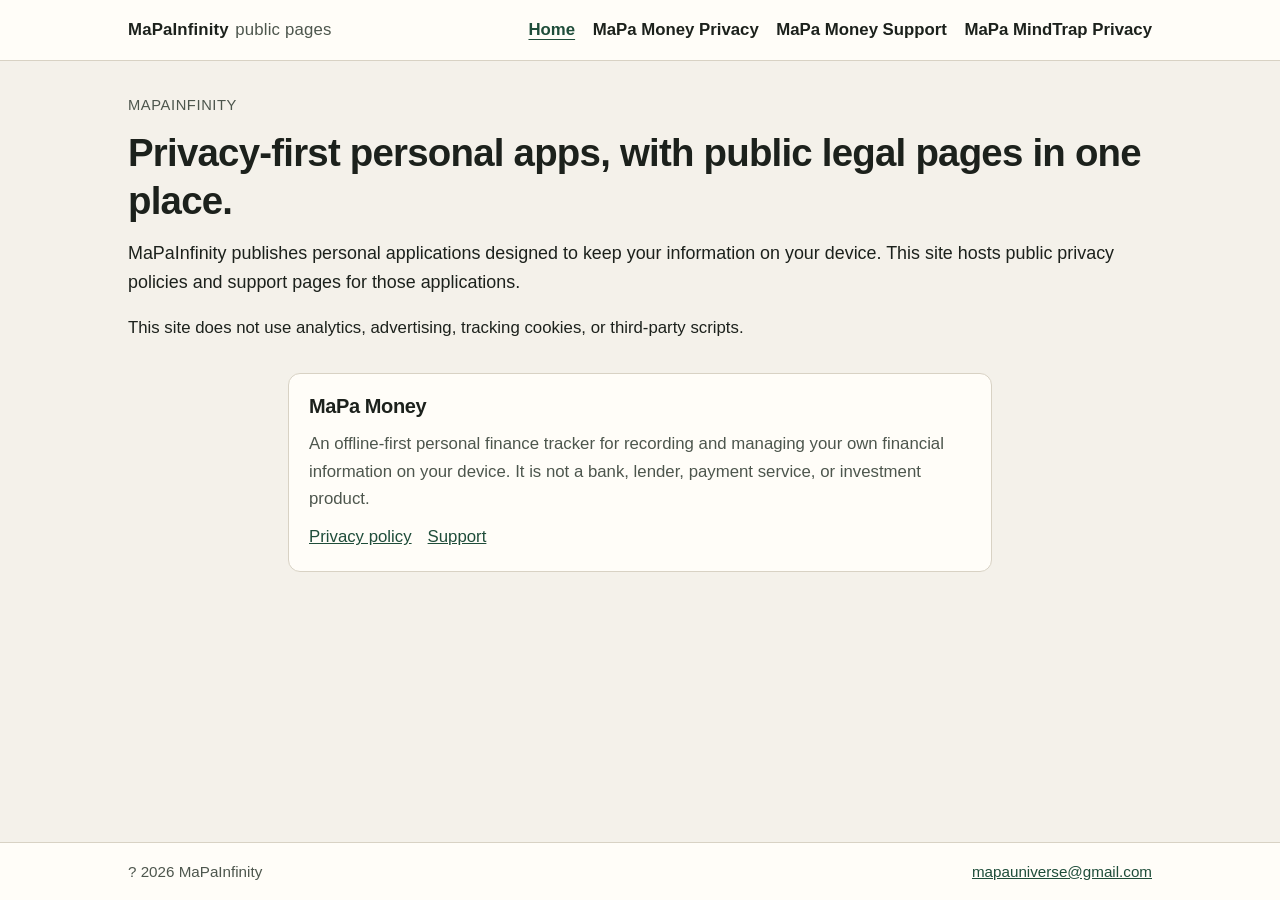
<file: index.html>
<!DOCTYPE html>
<html lang="en">
<head>
  <meta charset="utf-8">
  <meta name="viewport" content="width=device-width, initial-scale=1">
  <title>MaPaInfinity ? Public legal and support pages</title>
  <meta name="description" content="Public privacy policies and support pages for MaPaInfinity applications.">
  <link rel="stylesheet" href="styles.css">
</head>
<body>
  <a class="skip-link" href="#content">Skip to content</a>
  <header class="site-header">
    <div class="header-inner">
      <a class="brand" href="./">MaPaInfinity <span>public pages</span></a>
      <nav class="site-nav" aria-label="Primary">
        <a href="./" aria-current="page">Home</a>
        <a href="./mapa-money/privacy/">MaPa Money Privacy</a>
        <a href="./mapa-money/support/">MaPa Money Support</a>
        <a href="./mapa-mindtrap/privacy/">MaPa MindTrap Privacy</a>
      </nav>
    </div>
  </header>

  <main id="content">
    <section class="hero">
      <p class="kicker">MaPaInfinity</p>
      <h1>Privacy-first personal apps, with public legal pages in one place.</h1>
      <p class="lede">MaPaInfinity publishes personal applications designed to keep your information on your device. This site hosts public privacy policies and support pages for those applications.</p>
      <p>This site does not use analytics, advertising, tracking cookies, or third-party scripts.</p>
    </section>

    <div class="wrap">
      <div class="card-grid">
        <article class="card">
          <h2>MaPa Money</h2>
          <p>An offline-first personal finance tracker for recording and managing your own financial information on your device. It is not a bank, lender, payment service, or investment product.</p>
          <div class="card-links">
            <a href="./mapa-money/privacy/">Privacy policy</a>
            <a href="./mapa-money/support/">Support</a>
          </div>
        </article>
      </div>
    </div>
  </main>

  <footer class="site-footer">
    <div class="footer-inner">
      <p>? 2026 MaPaInfinity</p>
      <p><a href="mailto:mapauniverse@gmail.com">mapauniverse@gmail.com</a></p>
    </div>
  </footer>
</body>
</html>
</file>
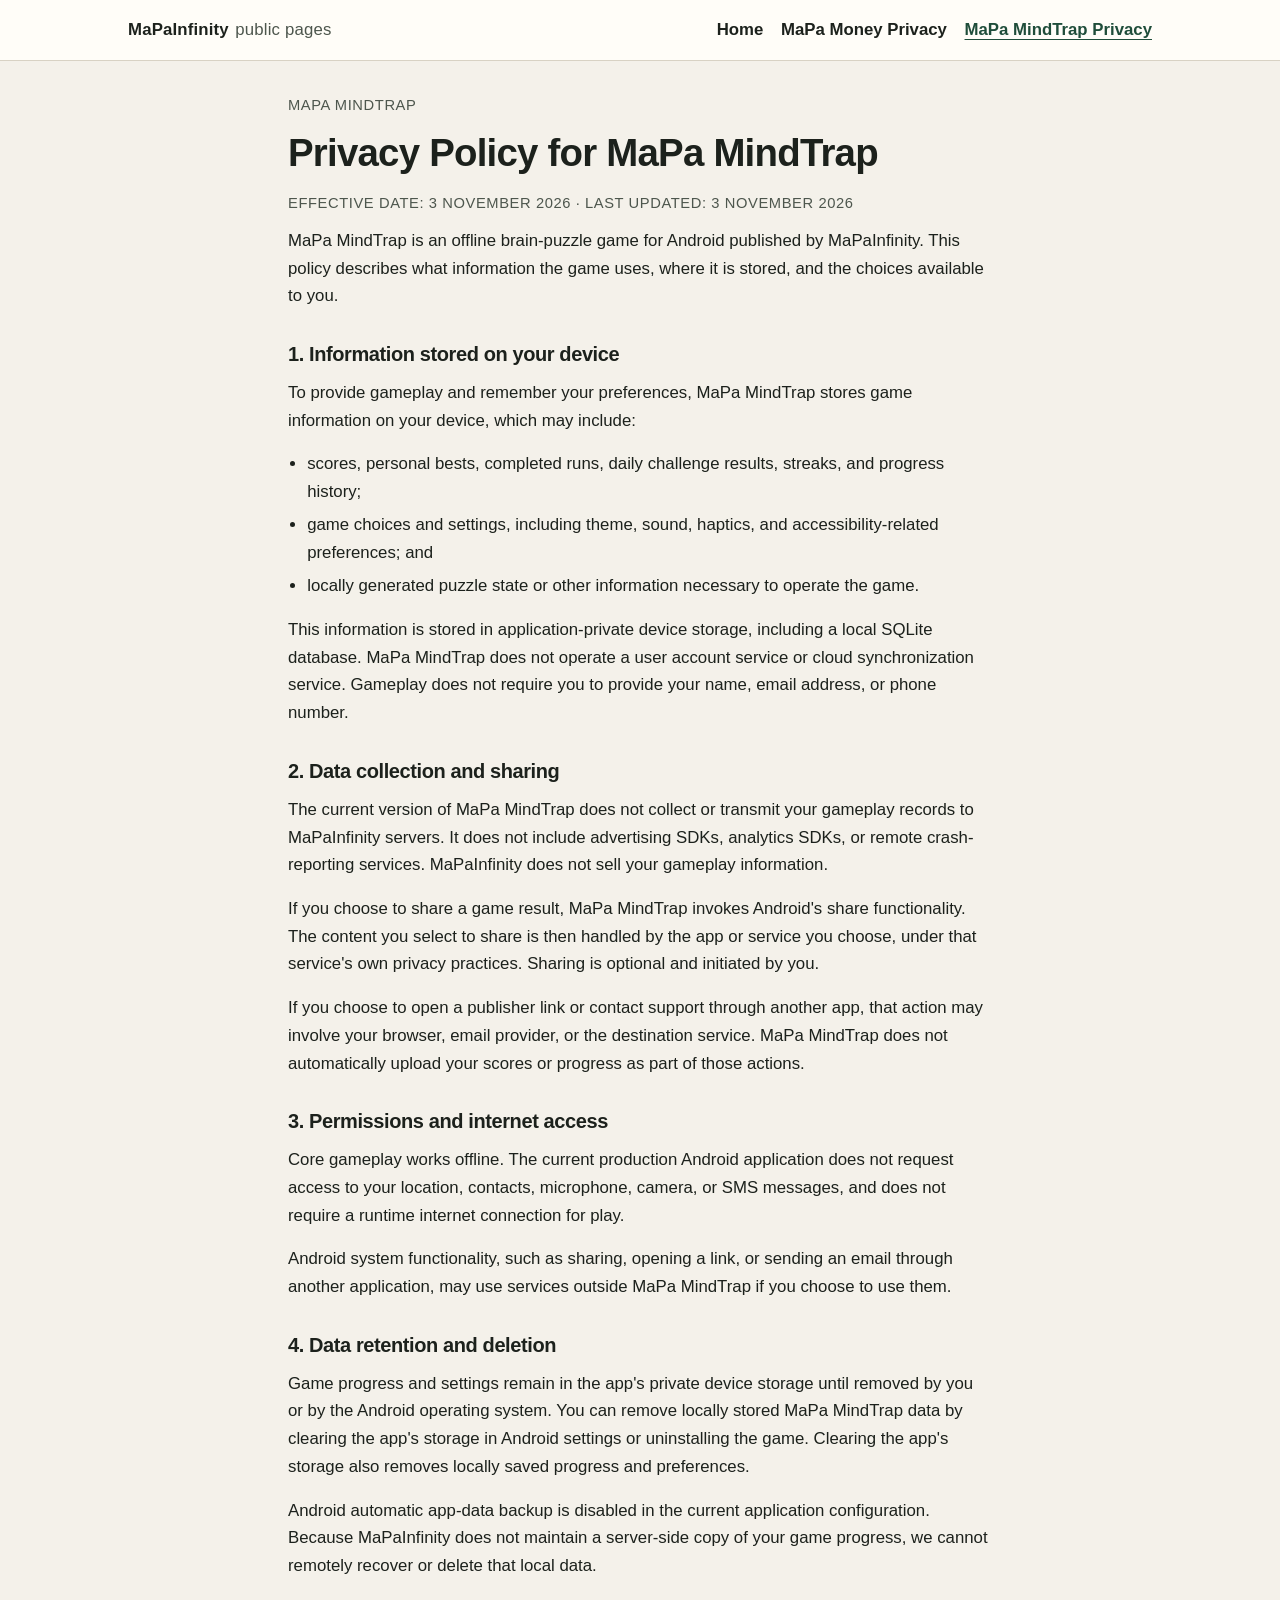
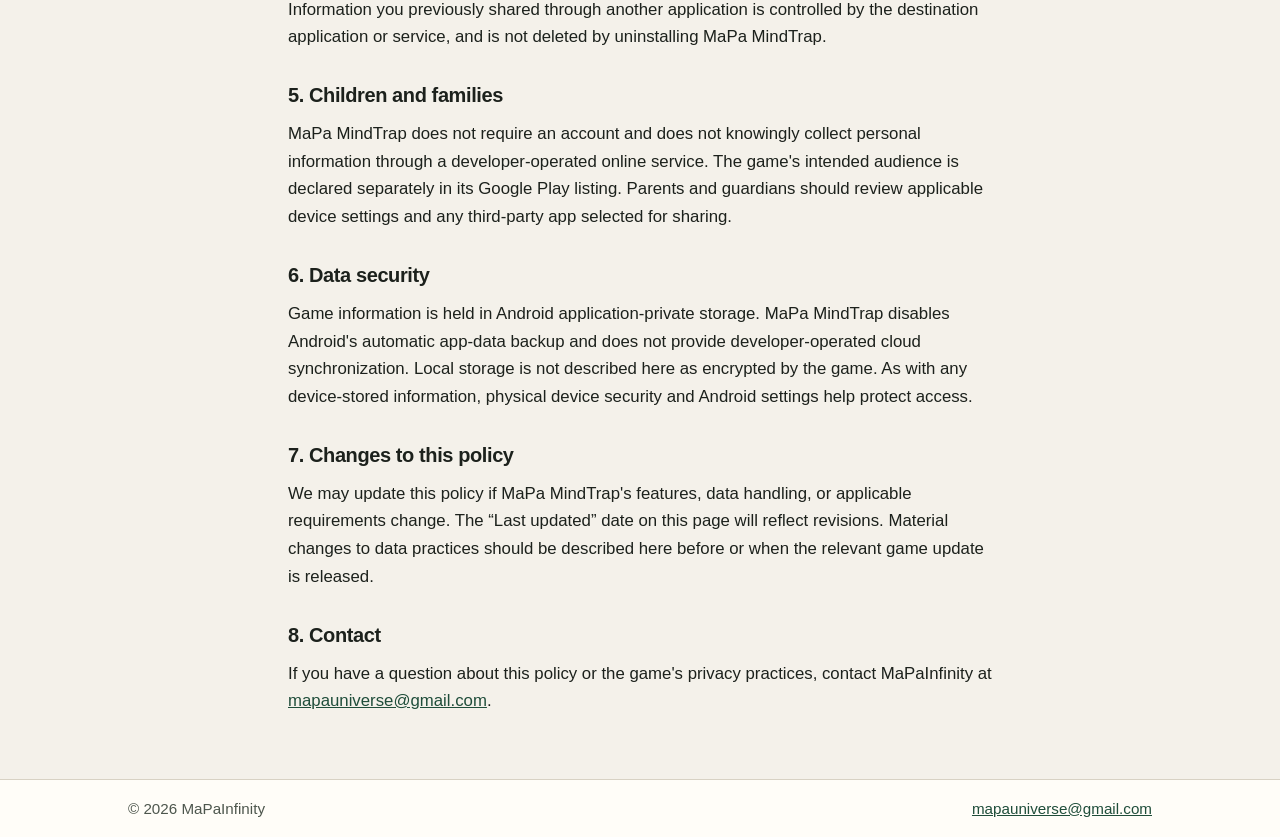
<file: mapa-mindtrap/privacy/index.html>
<!DOCTYPE html>
<html lang="en">
<head>
  <meta charset="utf-8">
  <meta name="viewport" content="width=device-width, initial-scale=1">
  <title>MaPa MindTrap Privacy Policy | MaPaInfinity</title>
  <meta name="description" content="Privacy Policy for MaPa MindTrap, an offline brain-puzzle game published by MaPaInfinity.">
  <link rel="canonical" href="https://mapainfinity.github.io/mapa-mindtrap/privacy/">
  <link rel="stylesheet" href="../../styles.css">
</head>
<body>
  <a class="skip-link" href="#content">Skip to content</a>
  <header class="site-header">
    <div class="header-inner">
      <a class="brand" href="../../">MaPaInfinity <span>public pages</span></a>
      <nav class="site-nav" aria-label="Primary">
        <a href="../../">Home</a>
        <a href="../../mapa-money/privacy/">MaPa Money Privacy</a>
        <a href="./" aria-current="page">MaPa MindTrap Privacy</a>
      </nav>
    </div>
  </header>
  <main id="content">
    <article class="wrap">
      <p class="kicker">MaPa MindTrap</p>
      <h1>Privacy Policy for MaPa MindTrap</h1>
      <p class="meta">Effective date: 3 November 2026 · Last updated: 3 November 2026</p>
      <p>MaPa MindTrap is an offline brain-puzzle game for Android published by MaPaInfinity. This policy describes what information the game uses, where it is stored, and the choices available to you.</p>

      <h2>1. Information stored on your device</h2>
      <p>To provide gameplay and remember your preferences, MaPa MindTrap stores game information on your device, which may include:</p>
      <ul>
        <li>scores, personal bests, completed runs, daily challenge results, streaks, and progress history;</li>
        <li>game choices and settings, including theme, sound, haptics, and accessibility-related preferences; and</li>
        <li>locally generated puzzle state or other information necessary to operate the game.</li>
      </ul>
      <p>This information is stored in application-private device storage, including a local SQLite database. MaPa MindTrap does not operate a user account service or cloud synchronization service. Gameplay does not require you to provide your name, email address, or phone number.</p>

      <h2>2. Data collection and sharing</h2>
      <p>The current version of MaPa MindTrap does not collect or transmit your gameplay records to MaPaInfinity servers. It does not include advertising SDKs, analytics SDKs, or remote crash-reporting services. MaPaInfinity does not sell your gameplay information.</p>
      <p>If you choose to share a game result, MaPa MindTrap invokes Android's share functionality. The content you select to share is then handled by the app or service you choose, under that service's own privacy practices. Sharing is optional and initiated by you.</p>
      <p>If you choose to open a publisher link or contact support through another app, that action may involve your browser, email provider, or the destination service. MaPa MindTrap does not automatically upload your scores or progress as part of those actions.</p>

      <h2>3. Permissions and internet access</h2>
      <p>Core gameplay works offline. The current production Android application does not request access to your location, contacts, microphone, camera, or SMS messages, and does not require a runtime internet connection for play.</p>
      <p>Android system functionality, such as sharing, opening a link, or sending an email through another application, may use services outside MaPa MindTrap if you choose to use them.</p>

      <h2>4. Data retention and deletion</h2>
      <p>Game progress and settings remain in the app's private device storage until removed by you or by the Android operating system. You can remove locally stored MaPa MindTrap data by clearing the app's storage in Android settings or uninstalling the game. Clearing the app's storage also removes locally saved progress and preferences.</p>
      <p>Android automatic app-data backup is disabled in the current application configuration. Because MaPaInfinity does not maintain a server-side copy of your game progress, we cannot remotely recover or delete that local data.</p>
      <p>Information you previously shared through another application is controlled by the destination application or service, and is not deleted by uninstalling MaPa MindTrap.</p>

      <h2>5. Children and families</h2>
      <p>MaPa MindTrap does not require an account and does not knowingly collect personal information through a developer-operated online service. The game's intended audience is declared separately in its Google Play listing. Parents and guardians should review applicable device settings and any third-party app selected for sharing.</p>

      <h2>6. Data security</h2>
      <p>Game information is held in Android application-private storage. MaPa MindTrap disables Android's automatic app-data backup and does not provide developer-operated cloud synchronization. Local storage is not described here as encrypted by the game. As with any device-stored information, physical device security and Android settings help protect access.</p>

      <h2>7. Changes to this policy</h2>
      <p>We may update this policy if MaPa MindTrap's features, data handling, or applicable requirements change. The “Last updated” date on this page will reflect revisions. Material changes to data practices should be described here before or when the relevant game update is released.</p>

      <h2>8. Contact</h2>
      <p>If you have a question about this policy or the game's privacy practices, contact MaPaInfinity at <a href="mailto:mapauniverse@gmail.com">mapauniverse@gmail.com</a>.</p>
    </article>
  </main>
  <footer class="site-footer">
    <div class="footer-inner">
      <p>© 2026 MaPaInfinity</p>
      <p><a href="mailto:mapauniverse@gmail.com">mapauniverse@gmail.com</a></p>
    </div>
  </footer>
</body>
</html>
</file>
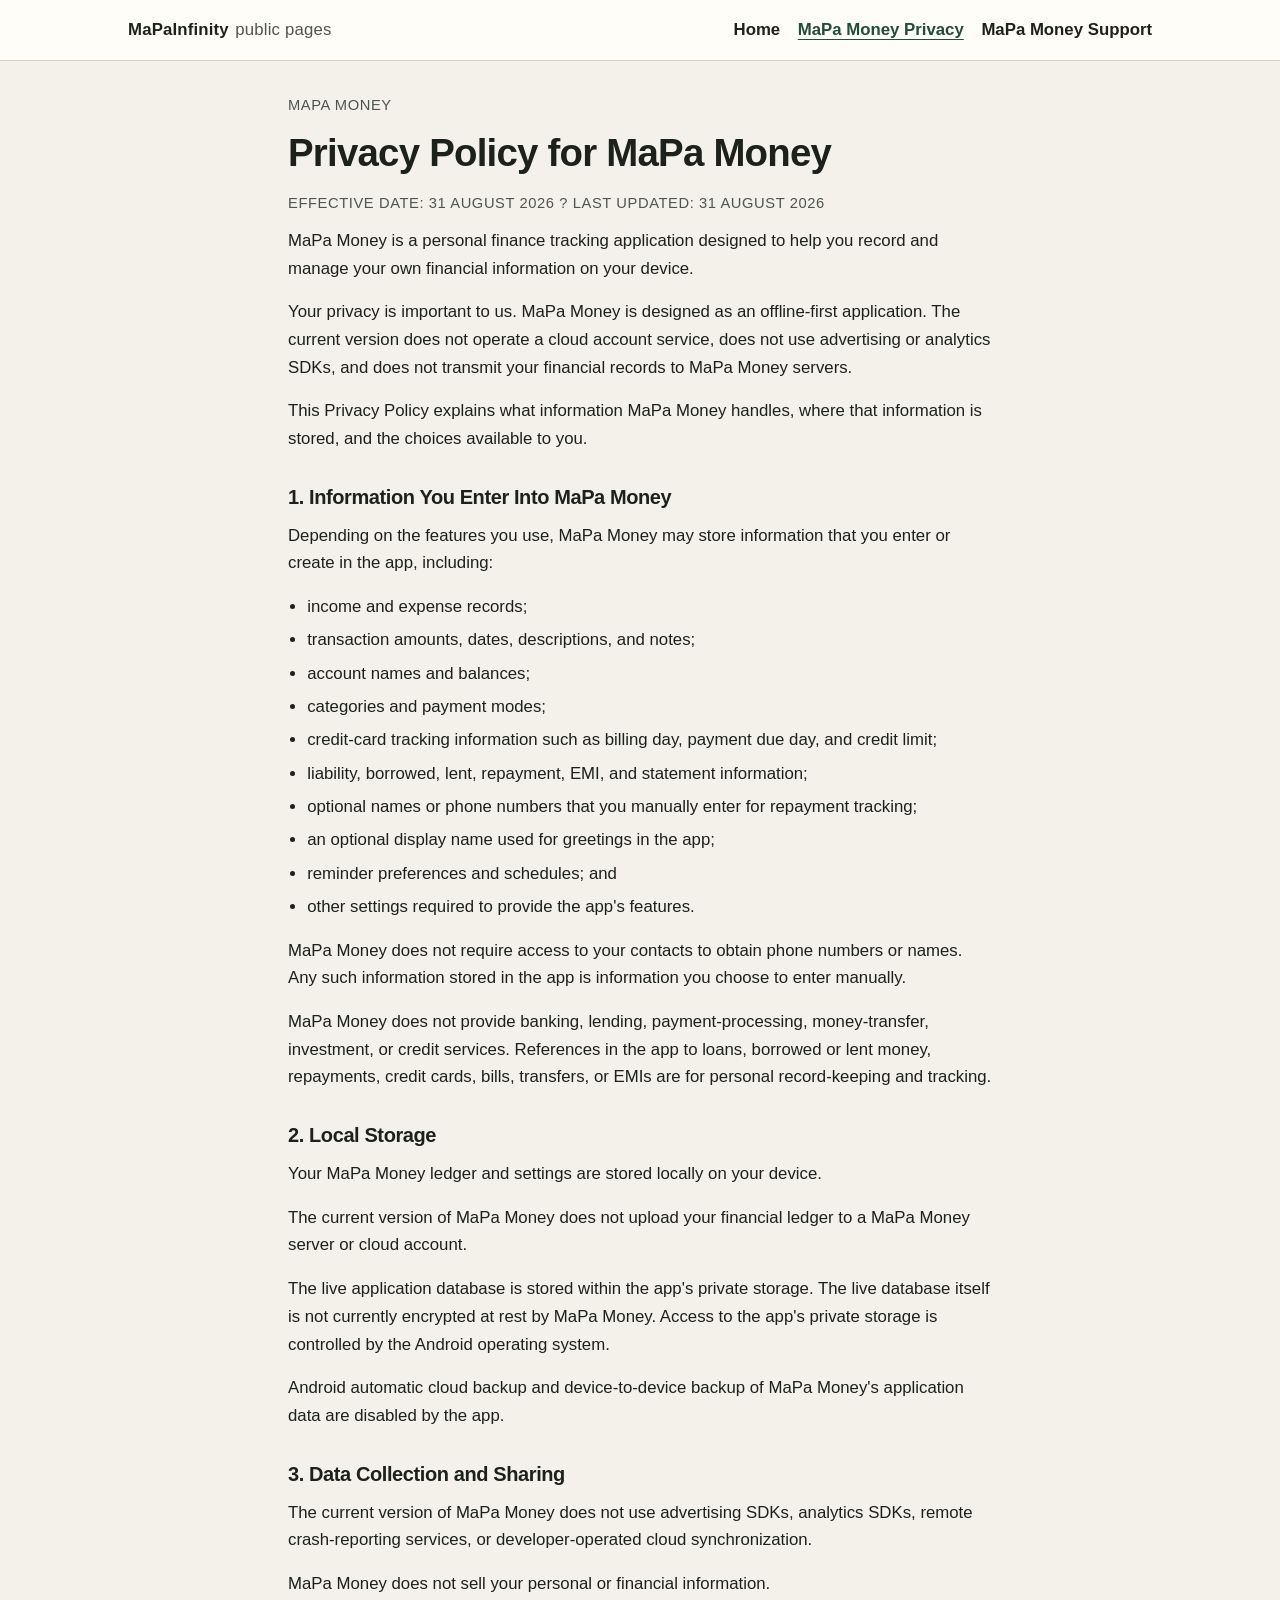
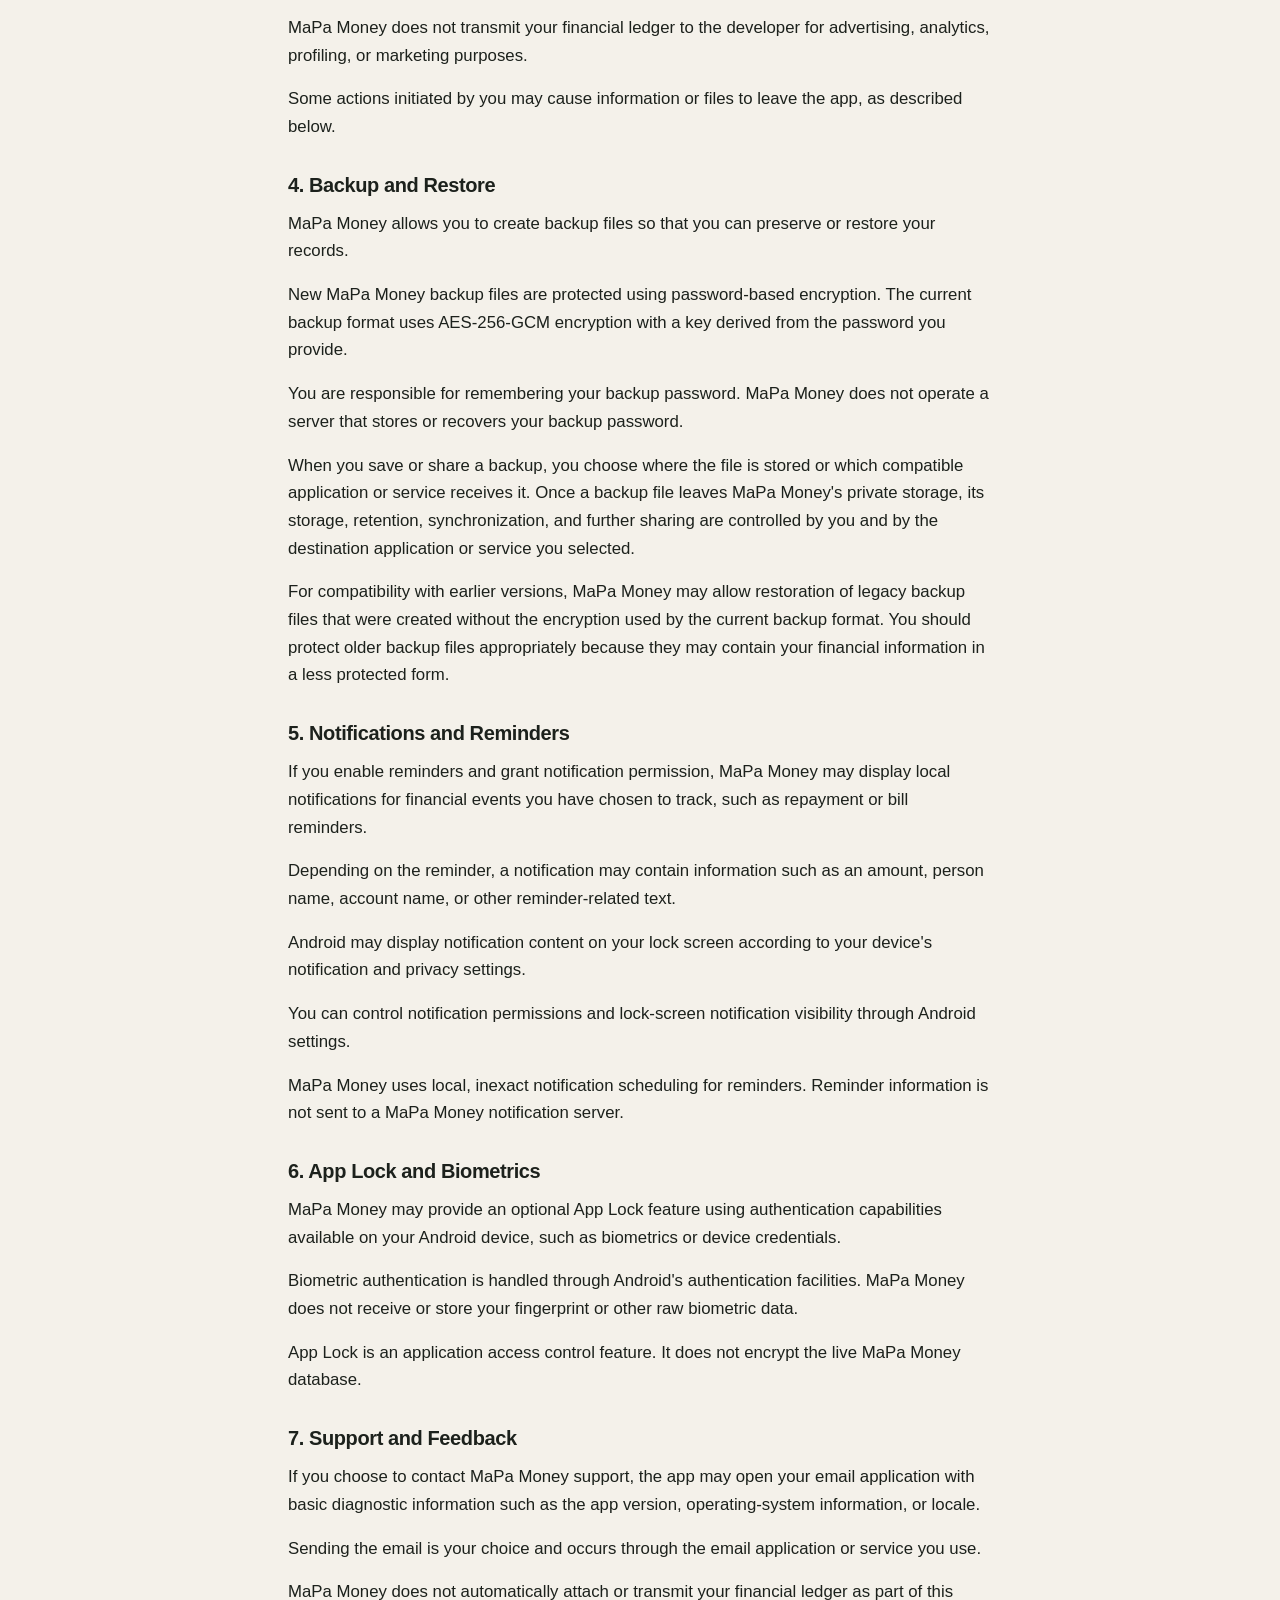
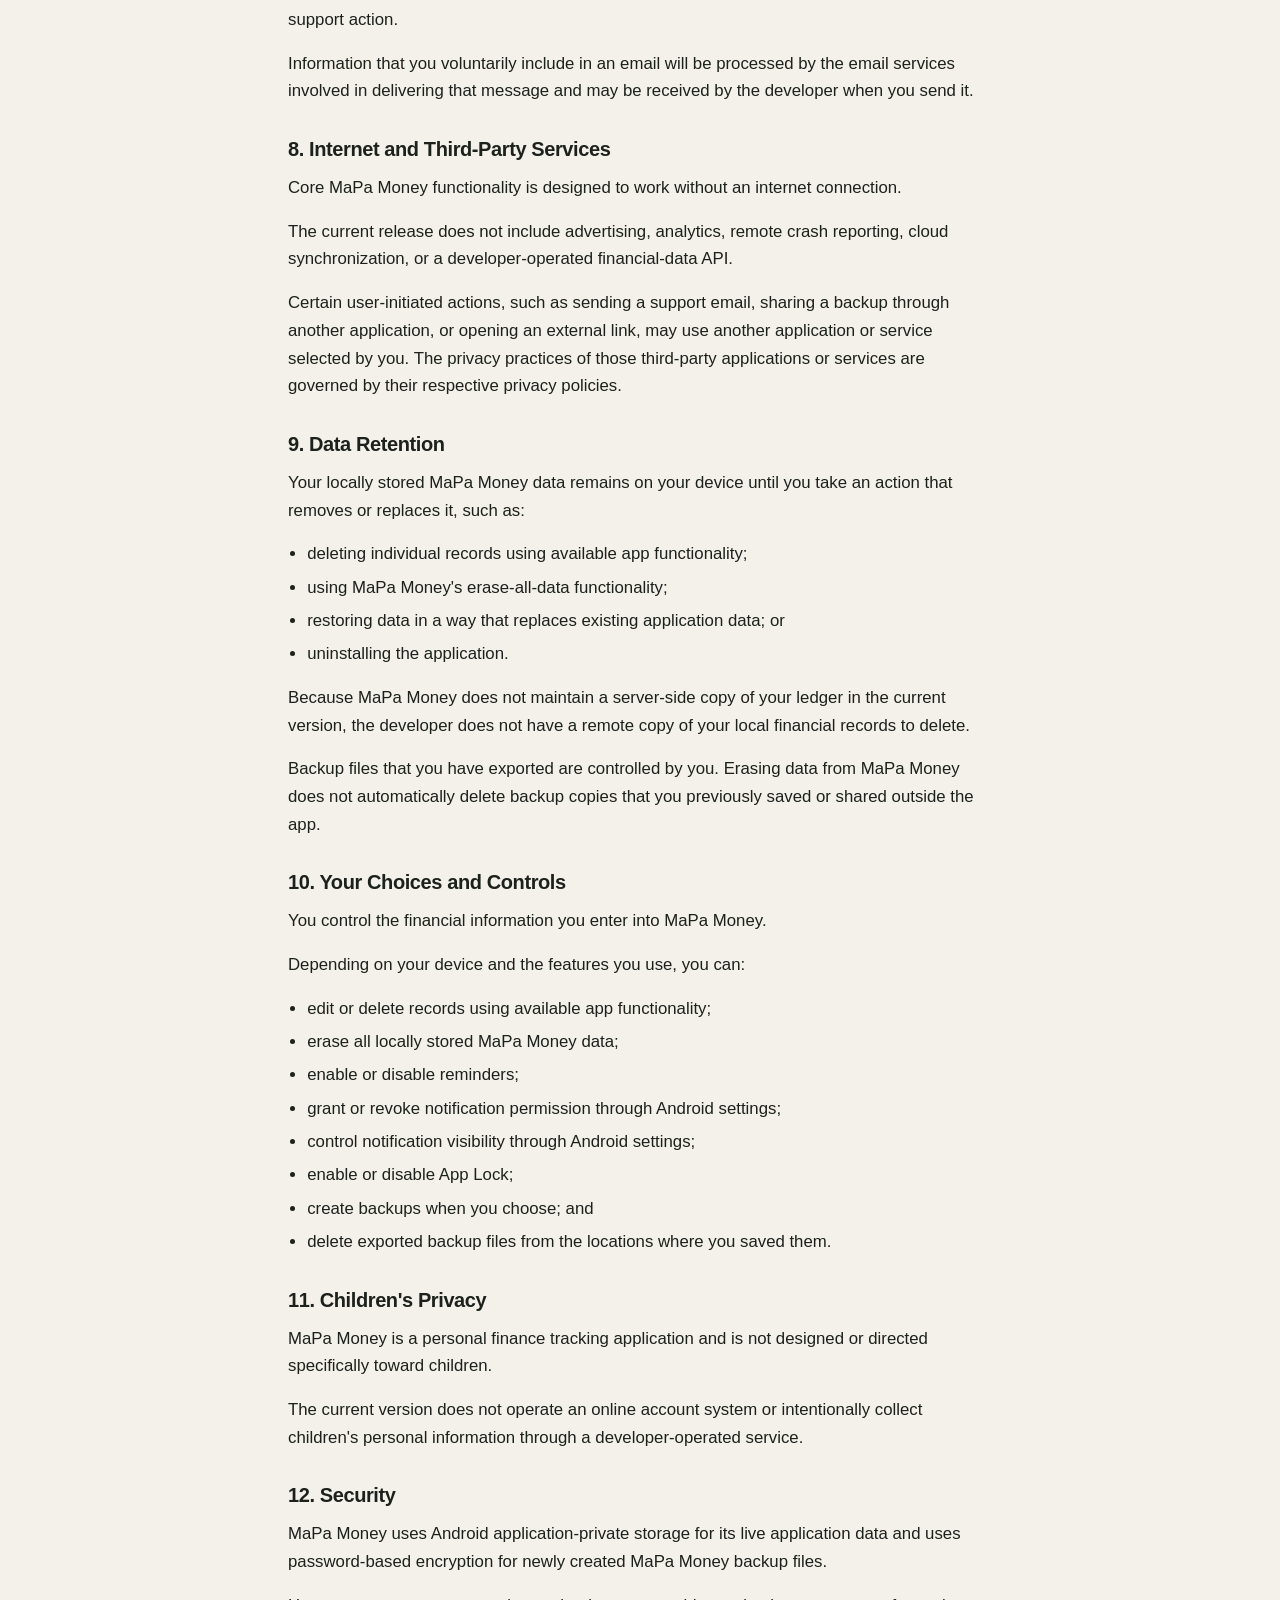
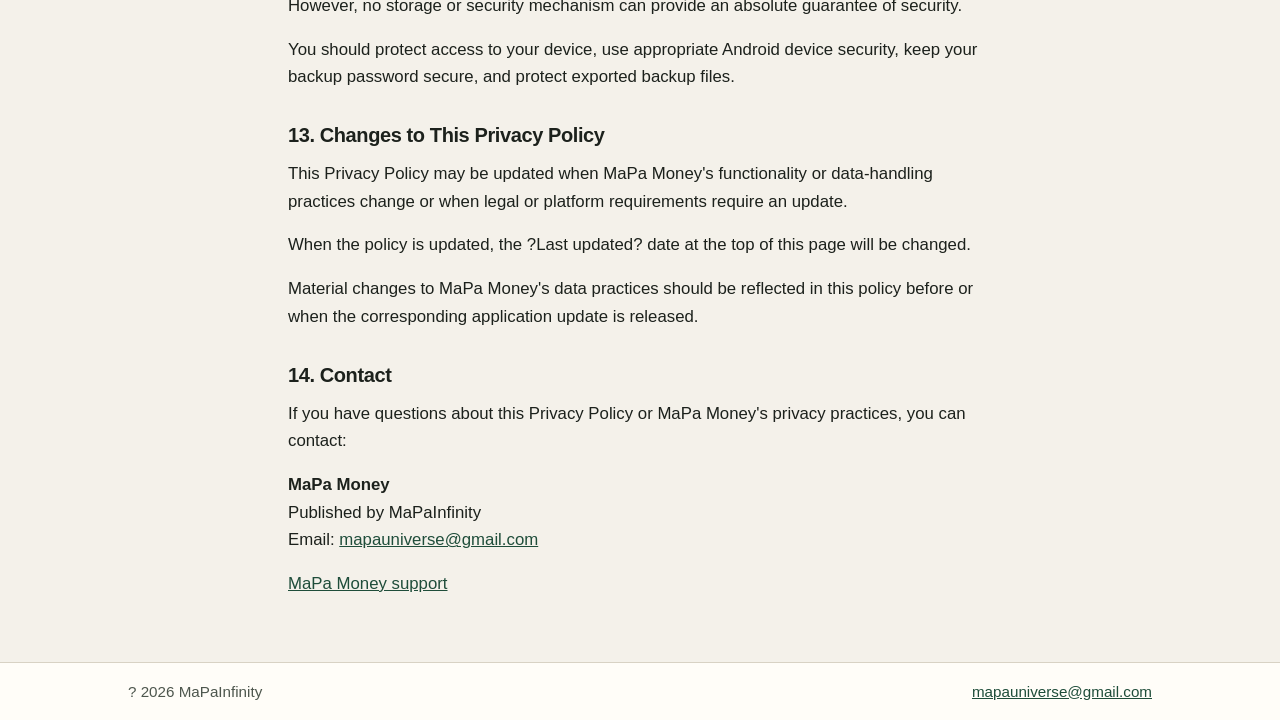
<file: mapa-money/privacy/index.html>
<!DOCTYPE html>
<html lang="en">
<head>
  <meta charset="utf-8">
  <meta name="viewport" content="width=device-width, initial-scale=1">
  <title>MaPa Money Privacy Policy ? MaPaInfinity</title>
  <meta name="description" content="Privacy Policy for MaPa Money, the offline-first personal finance tracker published by MaPaInfinity.">
  <link rel="stylesheet" href="../../styles.css">
</head>
<body>
  <a class="skip-link" href="#content">Skip to content</a>
  <header class="site-header">
    <div class="header-inner">
      <a class="brand" href="../../">MaPaInfinity <span>public pages</span></a>
      <nav class="site-nav" aria-label="Primary">
        <a href="../../">Home</a>
        <a href="./" aria-current="page">MaPa Money Privacy</a>
        <a href="../support/">MaPa Money Support</a>
      </nav>
    </div>
  </header>

  <main id="content">
    <article class="wrap">
      <p class="kicker">MaPa Money</p>
      <h1>Privacy Policy for MaPa Money</h1>
      <p class="meta">Effective date: 31 August 2026 ? Last updated: 31 August 2026</p>

      <p>MaPa Money is a personal finance tracking application designed to help you record and manage your own financial information on your device.</p>
      <p>Your privacy is important to us. MaPa Money is designed as an offline-first application. The current version does not operate a cloud account service, does not use advertising or analytics SDKs, and does not transmit your financial records to MaPa Money servers.</p>
      <p>This Privacy Policy explains what information MaPa Money handles, where that information is stored, and the choices available to you.</p>

      <h2>1. Information You Enter Into MaPa Money</h2>
      <p>Depending on the features you use, MaPa Money may store information that you enter or create in the app, including:</p>
      <ul>
        <li>income and expense records;</li>
        <li>transaction amounts, dates, descriptions, and notes;</li>
        <li>account names and balances;</li>
        <li>categories and payment modes;</li>
        <li>credit-card tracking information such as billing day, payment due day, and credit limit;</li>
        <li>liability, borrowed, lent, repayment, EMI, and statement information;</li>
        <li>optional names or phone numbers that you manually enter for repayment tracking;</li>
        <li>an optional display name used for greetings in the app;</li>
        <li>reminder preferences and schedules; and</li>
        <li>other settings required to provide the app's features.</li>
      </ul>
      <p>MaPa Money does not require access to your contacts to obtain phone numbers or names. Any such information stored in the app is information you choose to enter manually.</p>
      <p>MaPa Money does not provide banking, lending, payment-processing, money-transfer, investment, or credit services. References in the app to loans, borrowed or lent money, repayments, credit cards, bills, transfers, or EMIs are for personal record-keeping and tracking.</p>

      <h2>2. Local Storage</h2>
      <p>Your MaPa Money ledger and settings are stored locally on your device.</p>
      <p>The current version of MaPa Money does not upload your financial ledger to a MaPa Money server or cloud account.</p>
      <p>The live application database is stored within the app's private storage. The live database itself is not currently encrypted at rest by MaPa Money. Access to the app's private storage is controlled by the Android operating system.</p>
      <p>Android automatic cloud backup and device-to-device backup of MaPa Money's application data are disabled by the app.</p>

      <h2>3. Data Collection and Sharing</h2>
      <p>The current version of MaPa Money does not use advertising SDKs, analytics SDKs, remote crash-reporting services, or developer-operated cloud synchronization.</p>
      <p>MaPa Money does not sell your personal or financial information.</p>
      <p>MaPa Money does not transmit your financial ledger to the developer for advertising, analytics, profiling, or marketing purposes.</p>
      <p>Some actions initiated by you may cause information or files to leave the app, as described below.</p>

      <h2>4. Backup and Restore</h2>
      <p>MaPa Money allows you to create backup files so that you can preserve or restore your records.</p>
      <p>New MaPa Money backup files are protected using password-based encryption. The current backup format uses AES-256-GCM encryption with a key derived from the password you provide.</p>
      <p>You are responsible for remembering your backup password. MaPa Money does not operate a server that stores or recovers your backup password.</p>
      <p>When you save or share a backup, you choose where the file is stored or which compatible application or service receives it. Once a backup file leaves MaPa Money's private storage, its storage, retention, synchronization, and further sharing are controlled by you and by the destination application or service you selected.</p>
      <p>For compatibility with earlier versions, MaPa Money may allow restoration of legacy backup files that were created without the encryption used by the current backup format. You should protect older backup files appropriately because they may contain your financial information in a less protected form.</p>

      <h2>5. Notifications and Reminders</h2>
      <p>If you enable reminders and grant notification permission, MaPa Money may display local notifications for financial events you have chosen to track, such as repayment or bill reminders.</p>
      <p>Depending on the reminder, a notification may contain information such as an amount, person name, account name, or other reminder-related text.</p>
      <p>Android may display notification content on your lock screen according to your device's notification and privacy settings.</p>
      <p>You can control notification permissions and lock-screen notification visibility through Android settings.</p>
      <p>MaPa Money uses local, inexact notification scheduling for reminders. Reminder information is not sent to a MaPa Money notification server.</p>

      <h2>6. App Lock and Biometrics</h2>
      <p>MaPa Money may provide an optional App Lock feature using authentication capabilities available on your Android device, such as biometrics or device credentials.</p>
      <p>Biometric authentication is handled through Android's authentication facilities. MaPa Money does not receive or store your fingerprint or other raw biometric data.</p>
      <p>App Lock is an application access control feature. It does not encrypt the live MaPa Money database.</p>

      <h2>7. Support and Feedback</h2>
      <p>If you choose to contact MaPa Money support, the app may open your email application with basic diagnostic information such as the app version, operating-system information, or locale.</p>
      <p>Sending the email is your choice and occurs through the email application or service you use.</p>
      <p>MaPa Money does not automatically attach or transmit your financial ledger as part of this support action.</p>
      <p>Information that you voluntarily include in an email will be processed by the email services involved in delivering that message and may be received by the developer when you send it.</p>

      <h2>8. Internet and Third-Party Services</h2>
      <p>Core MaPa Money functionality is designed to work without an internet connection.</p>
      <p>The current release does not include advertising, analytics, remote crash reporting, cloud synchronization, or a developer-operated financial-data API.</p>
      <p>Certain user-initiated actions, such as sending a support email, sharing a backup through another application, or opening an external link, may use another application or service selected by you. The privacy practices of those third-party applications or services are governed by their respective privacy policies.</p>

      <h2>9. Data Retention</h2>
      <p>Your locally stored MaPa Money data remains on your device until you take an action that removes or replaces it, such as:</p>
      <ul>
        <li>deleting individual records using available app functionality;</li>
        <li>using MaPa Money's erase-all-data functionality;</li>
        <li>restoring data in a way that replaces existing application data; or</li>
        <li>uninstalling the application.</li>
      </ul>
      <p>Because MaPa Money does not maintain a server-side copy of your ledger in the current version, the developer does not have a remote copy of your local financial records to delete.</p>
      <p>Backup files that you have exported are controlled by you. Erasing data from MaPa Money does not automatically delete backup copies that you previously saved or shared outside the app.</p>

      <h2>10. Your Choices and Controls</h2>
      <p>You control the financial information you enter into MaPa Money.</p>
      <p>Depending on your device and the features you use, you can:</p>
      <ul>
        <li>edit or delete records using available app functionality;</li>
        <li>erase all locally stored MaPa Money data;</li>
        <li>enable or disable reminders;</li>
        <li>grant or revoke notification permission through Android settings;</li>
        <li>control notification visibility through Android settings;</li>
        <li>enable or disable App Lock;</li>
        <li>create backups when you choose; and</li>
        <li>delete exported backup files from the locations where you saved them.</li>
      </ul>

      <h2>11. Children's Privacy</h2>
      <p>MaPa Money is a personal finance tracking application and is not designed or directed specifically toward children.</p>
      <p>The current version does not operate an online account system or intentionally collect children's personal information through a developer-operated service.</p>

      <h2>12. Security</h2>
      <p>MaPa Money uses Android application-private storage for its live application data and uses password-based encryption for newly created MaPa Money backup files.</p>
      <p>However, no storage or security mechanism can provide an absolute guarantee of security.</p>
      <p>You should protect access to your device, use appropriate Android device security, keep your backup password secure, and protect exported backup files.</p>

      <h2>13. Changes to This Privacy Policy</h2>
      <p>This Privacy Policy may be updated when MaPa Money's functionality or data-handling practices change or when legal or platform requirements require an update.</p>
      <p>When the policy is updated, the ?Last updated? date at the top of this page will be changed.</p>
      <p>Material changes to MaPa Money's data practices should be reflected in this policy before or when the corresponding application update is released.</p>

      <h2>14. Contact</h2>
      <p>If you have questions about this Privacy Policy or MaPa Money's privacy practices, you can contact:</p>
      <p><strong>MaPa Money</strong><br>
      Published by MaPaInfinity<br>
      Email: <a href="mailto:mapauniverse@gmail.com">mapauniverse@gmail.com</a></p>
      <p><a href="../support/">MaPa Money support</a></p>
    </article>
  </main>

  <footer class="site-footer">
    <div class="footer-inner">
      <p>? 2026 MaPaInfinity</p>
      <p><a href="mailto:mapauniverse@gmail.com">mapauniverse@gmail.com</a></p>
    </div>
  </footer>
</body>
</html>
</file>
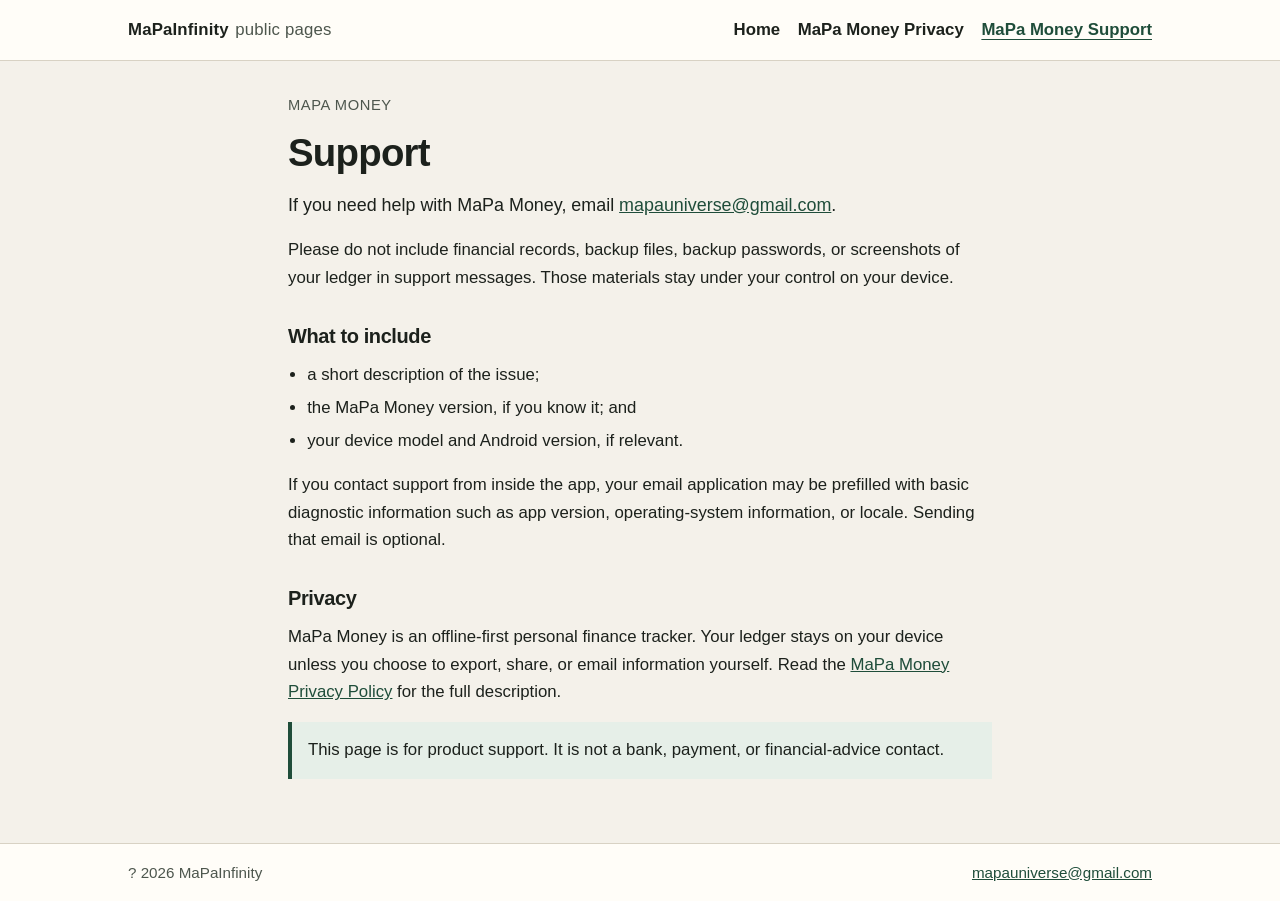
<file: mapa-money/support/index.html>
<!DOCTYPE html>
<html lang="en">
<head>
  <meta charset="utf-8">
  <meta name="viewport" content="width=device-width, initial-scale=1">
  <title>MaPa Money Support ? MaPaInfinity</title>
  <meta name="description" content="Support contact for MaPa Money. Email mapauniverse@gmail.com for help with the offline personal finance tracker.">
  <link rel="stylesheet" href="../../styles.css">
</head>
<body>
  <a class="skip-link" href="#content">Skip to content</a>
  <header class="site-header">
    <div class="header-inner">
      <a class="brand" href="../../">MaPaInfinity <span>public pages</span></a>
      <nav class="site-nav" aria-label="Primary">
        <a href="../../">Home</a>
        <a href="../privacy/">MaPa Money Privacy</a>
        <a href="./" aria-current="page">MaPa Money Support</a>
      </nav>
    </div>
  </header>

  <main id="content">
    <article class="wrap">
      <p class="kicker">MaPa Money</p>
      <h1>Support</h1>
      <p class="lede">If you need help with MaPa Money, email <a href="mailto:mapauniverse@gmail.com?subject=MaPa%20Money%20Support">mapauniverse@gmail.com</a>.</p>
      <p>Please do not include financial records, backup files, backup passwords, or screenshots of your ledger in support messages. Those materials stay under your control on your device.</p>

      <h2>What to include</h2>
      <ul>
        <li>a short description of the issue;</li>
        <li>the MaPa Money version, if you know it; and</li>
        <li>your device model and Android version, if relevant.</li>
      </ul>
      <p>If you contact support from inside the app, your email application may be prefilled with basic diagnostic information such as app version, operating-system information, or locale. Sending that email is optional.</p>

      <h2>Privacy</h2>
      <p>MaPa Money is an offline-first personal finance tracker. Your ledger stays on your device unless you choose to export, share, or email information yourself. Read the <a href="../privacy/">MaPa Money Privacy Policy</a> for the full description.</p>

      <p class="note">This page is for product support. It is not a bank, payment, or financial-advice contact.</p>
    </article>
  </main>

  <footer class="site-footer">
    <div class="footer-inner">
      <p>? 2026 MaPaInfinity</p>
      <p><a href="mailto:mapauniverse@gmail.com">mapauniverse@gmail.com</a></p>
    </div>
  </footer>
</body>
</html>
</file>
<file: styles.css>
:root {
  --bg: #f4f1ea;
  --surface: #fffdf8;
  --ink: #1c211c;
  --muted: #4d564d;
  --line: #d8d2c4;
  --accent: #1f4d3a;
  --accent-soft: #e6efe8;
  --focus: #0b3d2e;
  --max: 44rem;
  --wide: 64rem;
}

*,
*::before,
*::after {
  box-sizing: border-box;
}

html {
  scroll-behavior: smooth;
}

body {
  margin: 0;
  min-height: 100vh;
  display: flex;
  flex-direction: column;
  color: var(--ink);
  background: var(--bg);
  font-family: "Segoe UI", "Helvetica Neue", Helvetica, Arial, sans-serif;
  font-size: 1.05rem;
  line-height: 1.65;
}

a {
  color: var(--accent);
}

a:hover {
  text-decoration-thickness: 0.12em;
}

a:focus-visible,
button:focus-visible {
  outline: 0.16rem solid var(--focus);
  outline-offset: 0.18rem;
}

.skip-link {
  position: absolute;
  left: 0.75rem;
  top: -3.5rem;
  z-index: 10;
  padding: 0.5rem 0.75rem;
  background: var(--surface);
  color: var(--ink);
  border: 1px solid var(--line);
}

.skip-link:focus {
  top: 0.75rem;
}

.site-header,
.site-footer {
  background: var(--surface);
  border-color: var(--line);
  border-style: solid;
}

.site-header {
  border-width: 0 0 1px;
}

.site-footer {
  margin-top: auto;
  border-width: 1px 0 0;
}

.header-inner,
.footer-inner,
.wrap {
  width: min(100% - 2rem, var(--wide));
  margin-inline: auto;
}

.header-inner,
.footer-inner {
  display: flex;
  flex-wrap: wrap;
  gap: 0.75rem 1.5rem;
  align-items: center;
  justify-content: space-between;
  padding: 1rem 0;
}

.brand {
  display: inline-flex;
  align-items: baseline;
  gap: 0.4rem;
  color: inherit;
  text-decoration: none;
  font-weight: 700;
  letter-spacing: 0.01em;
}

.brand span {
  font-weight: 500;
  color: var(--muted);
}

.site-nav {
  display: flex;
  flex-wrap: wrap;
  gap: 0.85rem 1.1rem;
}

.site-nav a {
  color: var(--ink);
  text-decoration: none;
  font-weight: 600;
}

.site-nav a[aria-current="page"] {
  color: var(--accent);
  text-decoration: underline;
  text-underline-offset: 0.22em;
}

.site-nav a:hover {
  color: var(--accent);
}

main {
  flex: 1;
  padding: 2rem 0 3rem;
}

.wrap {
  width: min(100% - 2rem, var(--max));
}

.hero {
  width: min(100% - 2rem, var(--wide));
  margin: 0 auto 2rem;
}

.kicker,
.meta {
  margin: 0 0 0.75rem;
  color: var(--muted);
  font-size: 0.92rem;
  letter-spacing: 0.04em;
  text-transform: uppercase;
}

h1,
h2 {
  line-height: 1.25;
  letter-spacing: -0.02em;
}

h1 {
  margin: 0 0 0.85rem;
  font-size: clamp(1.8rem, 4vw, 2.4rem);
}

h2 {
  margin: 2rem 0 0.75rem;
  font-size: 1.25rem;
}

p,
ul {
  margin: 0 0 1rem;
}

ul {
  padding-left: 1.2rem;
}

li + li {
  margin-top: 0.35rem;
}

.lede {
  font-size: 1.12rem;
}

.card-grid {
  display: grid;
  grid-template-columns: repeat(auto-fit, minmax(16rem, 1fr));
  gap: 1rem;
}

.card {
  display: flex;
  flex-direction: column;
  gap: 0.65rem;
  padding: 1.25rem;
  background: var(--surface);
  border: 1px solid var(--line);
  border-radius: 0.75rem;
}

.card h2 {
  margin: 0;
}

.card p {
  margin: 0;
  color: var(--muted);
}

.card-links {
  display: flex;
  flex-wrap: wrap;
  gap: 0.75rem 1rem;
  margin-top: auto;
}

.note {
  padding: 0.9rem 1rem;
  background: var(--accent-soft);
  border-left: 0.28rem solid var(--accent);
}

.site-footer p {
  margin: 0;
  color: var(--muted);
  font-size: 0.95rem;
}

@media (max-width: 40rem) {
  body {
    font-size: 1rem;
  }

  .header-inner,
  .footer-inner {
    align-items: flex-start;
    flex-direction: column;
  }

  main {
    padding-top: 1.5rem;
  }
}
</file>
